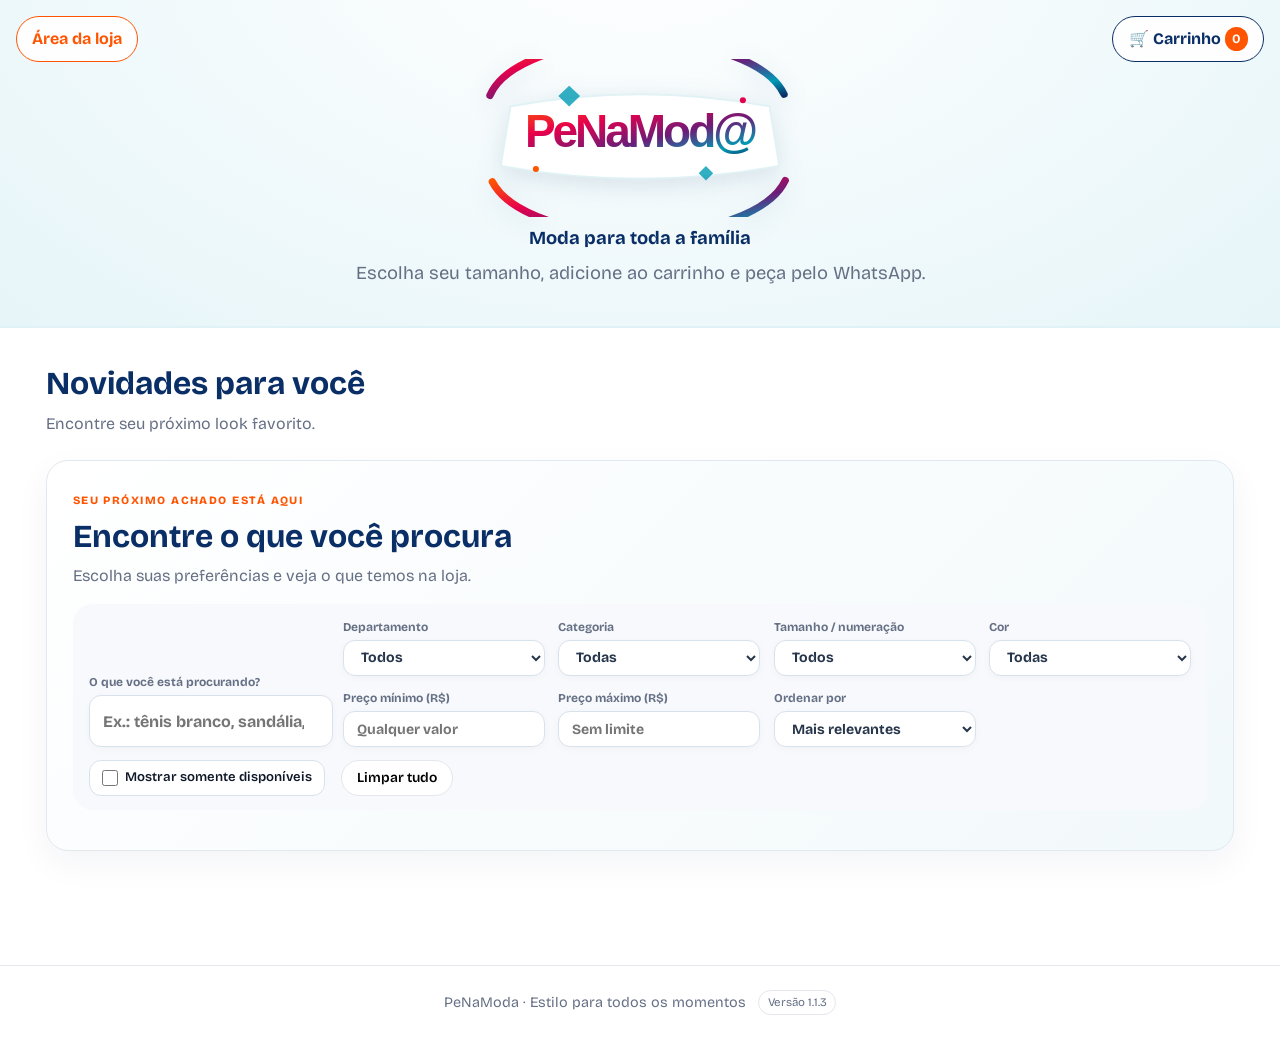
<file: index.html>
<!DOCTYPE html>
<html lang="pt-BR">
<head>
  <meta charset="UTF-8"><meta name="viewport" content="width=device-width, initial-scale=1">
  <meta name="description" content="PeNaModa: moda para toda a família. Veja novidades, tamanhos e preços."><meta name="theme-color" content="#0A2E66">
  <meta name="site-version" content="1.1.3">
  <title>PeNaModa — Moda para toda a família</title>
  <link rel="preconnect" href="https://fonts.googleapis.com"><link rel="preconnect" href="https://fonts.gstatic.com" crossorigin>
  <link href="https://fonts.googleapis.com/css2?family=Bricolage+Grotesque:opsz,wght@12..96,400;12..96,600;12..96,800&display=swap" rel="stylesheet">
  <link rel="stylesheet" href="assets/css/site.css"><link rel="stylesheet" href="assets/css/compact-filters.css?v=1.1.2">
  <style>.site-version{display:inline-block;margin-left:.5rem;padding:.2rem .55rem;border:1px solid #e4e7ec;border-radius:999px;color:#667085;font-size:.72rem;vertical-align:middle}.price-old{margin:0;color:#667085;font-size:.9rem;text-decoration:line-through}.price-current{margin:.15rem 0;color:#0A2E66;font-weight:800;font-size:1.2rem}</style>
  <script type="module" src="assets/js/catalog.js?v=1.1.3"></script>
</head>
<body>
  <header class="hero"><nav class="top-actions" aria-label="Ações da loja"><a class="top-button admin-btn" href="admin.html">Área da loja</a><button class="top-button" id="abrir-carrinho" type="button" aria-haspopup="dialog" aria-controls="carrinho">🛒 Carrinho <span class="cart-count" id="quantidade-carrinho" aria-label="0 itens">0</span></button></nav>
    <a href="index.html" aria-label="PeNaModa — início"><img class="brand" src="assets/img/logo.svg" alt="PeNaModa — moda para toda a família" width="760" height="260"></a><p class="tagline">Moda para toda a família</p><p>Escolha seu tamanho, adicione ao carrinho e peça pelo WhatsApp.</p>
  </header>
  <main>
    <div class="section-heading"><div><h2>Novidades para você</h2><p>Encontre seu próximo look favorito.</p></div></div>
    <section class="finder" aria-label="Encontre seu produto">
      <div class="finder-intro"><div><span class="eyebrow">SEU PRÓXIMO ACHADO ESTÁ AQUI</span><h2>Encontre o que você procura</h2><p>Escolha suas preferências e veja o que temos na loja.</p></div><button class="filter-toggle" id="abrir-filtros" type="button" aria-expanded="true" aria-controls="painel-filtros">☷ Filtros</button></div>
      <div class="filters" id="painel-filtros">
        <label class="search-field">O que você está procurando?<input id="busca-produtos" type="search" placeholder="Ex.: tênis branco, sandália, Beira Rio..." autocomplete="off"></label>
        <div class="filter-grid">
          <label>Departamento<select id="filtro-publico"><option value="">Todos</option></select></label>
          <label>Categoria<select id="filtro-categoria"><option value="">Todas</option></select></label>
          <label>Tamanho / numeração<select id="filtro-tamanho"><option value="">Todos</option></select></label>
          <label>Cor<select id="filtro-cor"><option value="">Todas</option></select></label>
          <label>Preço mínimo (R$)<input id="preco-min" type="number" min="0" step="1" placeholder="Qualquer valor"></label>
          <label>Preço máximo (R$)<input id="preco-max" type="number" min="0" step="1" placeholder="Sem limite"></label>
          <label>Ordenar por<select id="ordenar-produtos"><option value="relevancia">Mais relevantes</option><option value="menor-preco">Menor preço</option><option value="maior-preco">Maior preço</option><option value="nome">Nome A–Z</option></select></label>
        </div>
        <div class="filter-bottom"><label class="stock-filter"><input id="somente-disponiveis" type="checkbox"> Mostrar somente disponíveis</label><button class="secondary-button clear-filters" id="limpar-filtros" type="button">Limpar tudo</button></div>
      </div>
      <div class="active-filters" id="filtros-ativos" aria-live="polite"></div>
    </section>
    <div class="results-toolbar"><p class="results-count" id="resultado-filtros" aria-live="polite"></p></div>
    <div class="grid" id="catalogo" aria-live="polite" aria-busy="true" aria-label="Produtos do catálogo"></div>
  </main>
  <dialog id="carrinho" aria-labelledby="titulo-carrinho"><section class="panel"><div class="panel-heading"><h2 id="titulo-carrinho">Seu carrinho</h2><button class="close-button" data-close="carrinho" type="button" aria-label="Fechar carrinho">×</button></div><div class="cart-items" id="itens-carrinho" aria-live="polite"></div><div class="cart-total"><span>Total</span><span id="total-carrinho">R$ 0,00</span></div><p class="help-text" id="aviso-checkout"></p><button class="checkout" id="finalizar-pedido" type="button">Finalizar pedido pelo WhatsApp</button></section></dialog>
  <footer class="site-footer">PeNaModa · Estilo para todos os momentos <span class="site-version">Versão 1.1.3</span></footer>
</body></html>
</file>
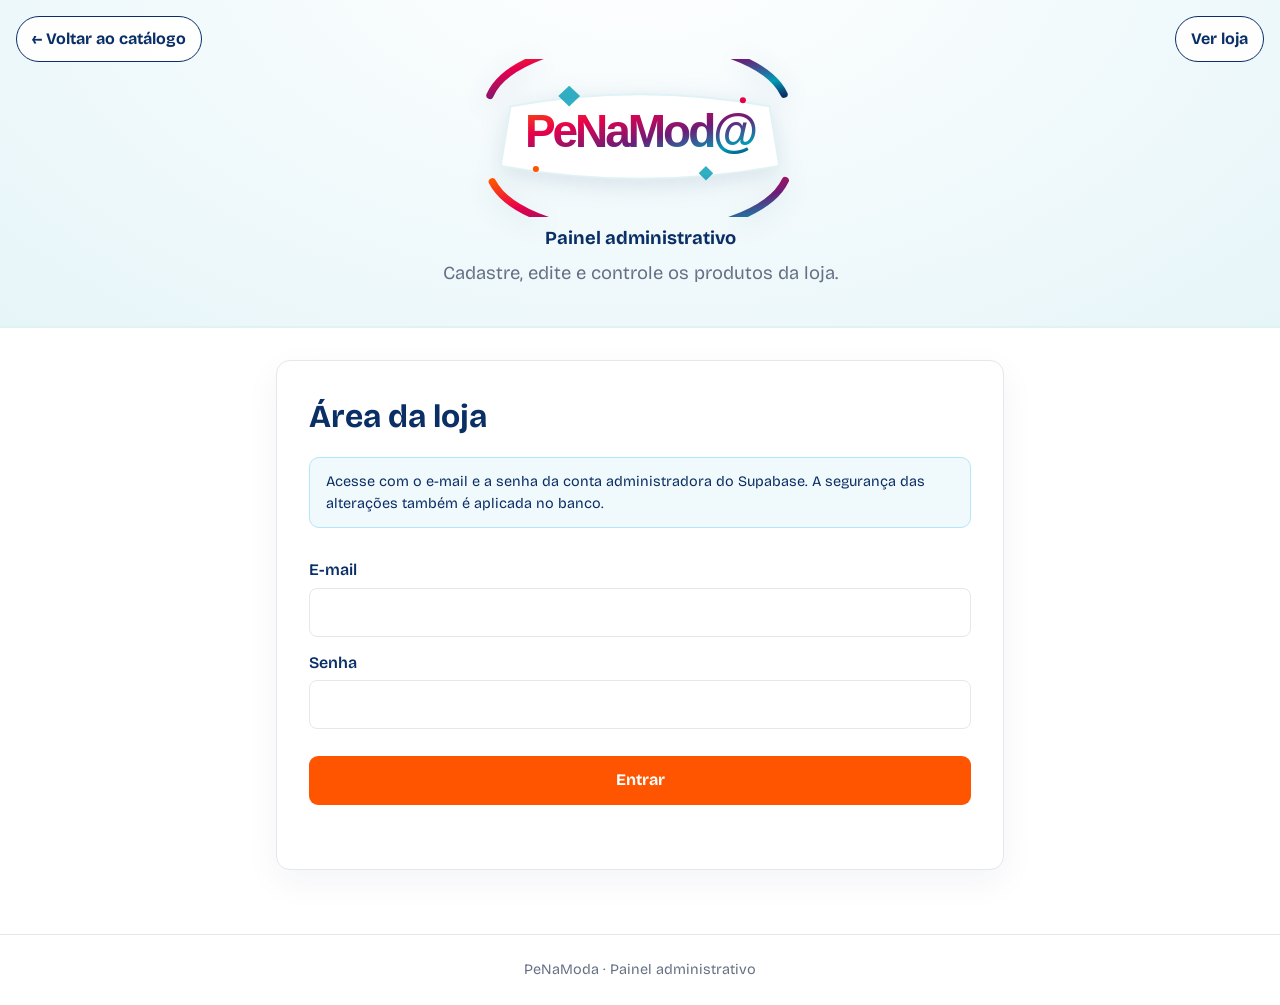
<file: admin.html>
<!DOCTYPE html>
<html lang="pt-BR">
<head>
  <meta charset="UTF-8"><meta name="viewport" content="width=device-width, initial-scale=1">
  <meta name="description" content="Acesso administrativo e gestão de produtos PeNaModa."><meta name="theme-color" content="#0A2E66">
  <title>Área da loja — PeNaModa</title>
  <link rel="preconnect" href="https://fonts.googleapis.com"><link rel="preconnect" href="https://fonts.gstatic.com" crossorigin>
  <link href="https://fonts.googleapis.com/css2?family=Bricolage+Grotesque:opsz,wght@12..96,400;12..96,600;12..96,800&display=swap" rel="stylesheet">
  <link rel="stylesheet" href="assets/css/site.css"><script type="module" src="assets/js/admin.js"></script>
</head>
<body>
  <header class="hero admin-hero"><nav class="top-actions" aria-label="Navegação"><a class="top-button" href="index.html">← Voltar ao catálogo</a><a class="top-button" href="index.html">Ver loja</a></nav><a href="index.html" aria-label="PeNaModa — início"><img class="brand" src="assets/img/logo.svg" alt="PeNaModa" width="760" height="260"></a><p class="tagline">Painel administrativo</p><p>Cadastre, edite e controle os produtos da loja.</p></header>
  <main class="admin-main">
    <section class="admin-card" aria-labelledby="admin-heading">
      <h1 id="admin-heading">Área da loja</h1>
      <p class="admin-note">Acesse com o e-mail e a senha da conta administradora do Supabase. A segurança das alterações também é aplicada no banco.</p>
      <form class="admin-form" id="login-form"><label>E-mail<input id="admin-email" type="email" autocomplete="username" required></label><label>Senha<input id="admin-password" type="password" autocomplete="current-password" required></label><button class="primary-button" type="submit">Entrar</button></form>
      <div id="admin-session" hidden>
        <div class="admin-session-bar"><p id="admin-user"></p><button class="secondary-button" id="sign-out" type="button">Sair</button></div>
        <h2 id="form-title">Cadastrar produto</h2>
        <form class="admin-form" id="product-form">
          <input type="hidden" id="editing-id">
          <label>Nome claro (marca + produto + cor/público)<input name="descricao" type="text" maxlength="160" required placeholder="Ex.: Tênis Beira Rio Casual Branco Feminino"></label>
          <label>Preço em reais<input name="valor" type="number" min="0" step="0.01" required placeholder="89.90"></label>
          <label>Público<select name="publico"><option value="">Selecione</option><option>Feminino</option><option>Masculino</option><option>Infantil</option><option>Unissex</option></select></label>
          <label>Categoria<select name="categoria"><option value="">Selecione</option><option>Calçados</option><option>Vestuário</option><option>Meias</option><option>Acessórios</option></select></label>
          <label>Cor<input name="cor" type="text" maxlength="60" placeholder="Ex.: Branco, Nude/Bege, Rosa"></label>
          <label>Tamanhos/numerações separados por vírgula<input name="tamanhos" type="text" maxlength="160" placeholder="Ex.: 33, 34, 35, 36 ou PP, P, M, G, GG"></label>
          <label>Estoque total (unidades)<input name="estoque" type="number" min="0" step="1" placeholder="Deixe vazio se ainda não controlar"></label>
          <label>Foto (URL pública ou caminho no repositório)<input name="foto" type="text" maxlength="500" placeholder="Ex.: imagens/tenis-branco.jpg"></label>
          <p class="help-text">Fotos públicas devem mostrar o produto inteiro e com boa iluminação. Para vários ângulos, adicione links às descrições até configurar galeria de imagens.</p>
          <div class="form-actions"><button class="primary-button" id="save-product" type="submit">Salvar e publicar produto</button><button class="secondary-button" id="cancel-edit" type="button" hidden>Cancelar edição</button></div>
        </form>
        <section class="admin-finder" aria-label="Localizar produtos"><h2>Localizar produtos</h2><p class="help-text">Pesquise rapidamente por nome, marca, cor, tamanho ou situação do estoque.</p><div class="admin-search-grid"><label>Buscar<input id="admin-search" type="search" placeholder="Nome, marca, modelo..."></label><label>Tamanho<input id="admin-size-filter" type="search" placeholder="Ex.: 36"></label><label>Cor<input id="admin-color-filter" type="search" placeholder="Ex.: bege"></label><label>Estoque<select id="admin-stock-filter"><option value="">Todos</option><option value="available">Disponíveis</option><option value="empty">Esgotados</option><option value="unknown">Não informado</option></select></label></div><p class="help-text" id="admin-filter-count" aria-live="polite"></p></section>
        <h2>Produtos cadastrados</h2><div id="admin-product-list" class="admin-product-list" aria-live="polite"></div>
      </div>
      <p class="admin-status" id="admin-status" role="status" aria-live="polite"></p>
    </section>
  </main><footer class="site-footer">PeNaModa · Painel administrativo</footer>
</body>
</html>
</file>
<file: assets/css/site.css>
/* Shared PeNaModa storefront and administration styles. */
:root{color-scheme:light;--navy:#0A2E66;--orange:#FF5500;--cyan:#009BB5;--pink:#E6004C;--purple:#6B1D78;--ink:#101828;--muted:#667085;--line:#E4E7EC;--soft:#F4F8FA;--bg:#fff;--radius:14px}
*{box-sizing:border-box}html{scroll-behavior:smooth}body{margin:0;color:var(--ink);background:var(--bg);font-family:"Bricolage Grotesque",system-ui,-apple-system,sans-serif;line-height:1.5;-webkit-font-smoothing:antialiased}button,input,textarea{font:inherit}button{cursor:pointer}a{color:inherit}:focus-visible{outline:3px solid var(--cyan);outline-offset:3px}
.hero{position:relative;overflow:hidden;padding:1.2rem 1rem 2.4rem;text-align:center;background:radial-gradient(ellipse at 50% -20%,#fff 0%,#f0f9fb 60%,#e6f5f8 100%);border-bottom:2px solid #e0f2f5}.top-actions{position:absolute;top:1rem;left:1rem;right:1rem;display:flex;justify-content:space-between;align-items:center;gap:.5rem}.top-button{display:inline-flex;align-items:center;padding:.62rem .95rem;border:1.5px solid var(--navy);border-radius:999px;background:#ffffffeb;color:var(--navy);font-weight:700;text-decoration:none;transition:all .2s}.top-button:hover{background:var(--navy);color:#fff}.top-button.admin-btn{border-color:var(--orange);color:var(--orange)}.top-button.admin-btn:hover{background:var(--orange);color:#fff}.cart-count{display:inline-grid;min-width:1.45rem;height:1.45rem;margin-left:.25rem;padding:0 .25rem;place-items:center;border-radius:50%;background:var(--orange);color:#fff;font-size:.8rem}.brand{display:block;width:min(100%,460px);height:auto;margin:2.5rem auto .25rem;filter:drop-shadow(0 6px 12px #0a2e661f)}.hero p{margin:.5rem 0 0;color:var(--muted);font-size:clamp(1rem,2.4vw,1.15rem)}.hero .tagline{font-weight:700;color:var(--navy)}
main{max-width:1220px;margin:auto;padding:2rem 1rem 4rem}.section-heading{display:flex;justify-content:space-between;align-items:end;gap:1rem;margin:0 0 1.25rem}.section-heading h2{margin:0;font-size:clamp(1.45rem,4vw,2rem);color:var(--navy)}.section-heading p{margin:.25rem 0 0;color:var(--muted)}.grid{display:grid;grid-template-columns:repeat(auto-fill,minmax(min(100%,175px),1fr));gap:1.5rem 1rem}@media(min-width:700px){.grid{grid-template-columns:repeat(auto-fill,minmax(230px,1fr));gap:2rem 1.25rem}}
.card{display:flex;min-width:0;flex-direction:column;padding:0 0 .4rem}.photo{aspect-ratio:4/5;overflow:hidden;border-radius:var(--radius);background:var(--soft);border:1.5px solid var(--line);display:flex;align-items:center;justify-content:center}.photo img{display:block;width:100%;height:100%;object-fit:contain;padding:8px;transition:transform .35s ease}.card:hover .photo img{transform:scale(1.04)}.card h3{margin:.75rem 0 0;font-size:1rem;font-weight:600;color:var(--ink);overflow-wrap:anywhere}.price{margin-top:.15rem;color:var(--navy);font-size:1.25rem;font-weight:800}
/* Tamanhos ficam em uma linha; se houver muitos, a faixa pode ser rolada horizontalmente. */
.sizes{display:flex;flex-wrap:nowrap;gap:.3rem;margin-top:.7rem;max-width:100%;overflow-x:auto;overflow-y:hidden;padding:2px 2px 6px;scrollbar-width:thin;-webkit-overflow-scrolling:touch}.size-btn{flex:0 0 auto;min-width:2rem;min-height:2.15rem;padding:0 .38rem;border:1px solid var(--line);border-radius:7px;background:#fff;color:var(--ink);font-size:.82rem;font-weight:600;white-space:nowrap}.size-btn:hover{border-color:var(--cyan);color:var(--cyan)}.size-btn[aria-pressed=true]{border-color:var(--navy);background:var(--navy);color:#fff}
.add-cart,.checkout,.primary-button{display:block;width:100%;margin-top:.8rem;padding:.78rem 1rem;border:0;border-radius:9px;background:var(--orange);color:#fff;font-weight:700;text-align:center;text-decoration:none;transition:background-color .2s}.add-cart:hover,.checkout:hover,.primary-button:hover{background:#e04b00}.add-cart:disabled,.checkout:disabled,.primary-button:disabled{background:#94a3b8;cursor:not-allowed}.card-notice{min-height:1.3em;margin:.3rem 0 0;color:var(--pink);font-size:.84rem;font-weight:600}.state{grid-column:1/-1;padding:3rem 1rem;color:var(--muted);text-align:center}.state strong{display:block;margin-bottom:.4rem;color:var(--navy);font-size:1.2rem}.state button{margin-top:1rem;padding:.7rem 1.2rem;border:0;border-radius:8px;background:var(--navy);color:#fff;font-weight:600}.skeleton .photo,.skeleton .line{background:linear-gradient(90deg,#f0f4f8 25%,#fff 50%,#f0f4f8 75%);background-size:200% 100%;animation:shimmer 1.4s infinite linear}.skeleton .line{width:70%;height:1rem;margin-top:.75rem;border-radius:4px}.skeleton .line.short{width:35%}@keyframes shimmer{to{background-position:-200% 0}}
dialog{width:min(94vw,540px);max-height:88vh;padding:0;border:1px solid var(--line);border-radius:16px;color:var(--ink);box-shadow:0 22px 70px #0a2e6640}dialog::backdrop{background:#0a2e6699;backdrop-filter:blur(2px)}.panel{padding:1.25rem}.panel-heading{display:flex;justify-content:space-between;align-items:center;gap:1rem;padding-bottom:1rem;border-bottom:1px solid var(--line)}.panel-heading h2{margin:0;font-size:1.35rem;color:var(--navy)}.close-button{width:2.5rem;height:2.5rem;border:1px solid var(--line);border-radius:50%;background:#fff;font-size:1.3rem}.cart-items{display:grid;max-height:45vh;overflow-y:auto}.cart-empty{padding:1.5rem 0;color:var(--muted);text-align:center}.cart-item{display:grid;grid-template-columns:1fr auto;gap:.75rem;padding:1rem 0;border-bottom:1px solid var(--line)}.cart-item h3{margin:0;font-size:1rem}.cart-item p{margin:.15rem 0;color:var(--muted);font-size:.9rem}.cart-item-price{font-weight:700;color:var(--navy)!important}.cart-controls{display:flex;align-items:center;gap:.35rem}.quantity-button,.remove-button{min-width:2rem;min-height:2rem;border:1px solid var(--line);border-radius:6px;background:#fff}.remove-button{color:var(--pink);font-weight:bold}.cart-total{display:flex;justify-content:space-between;padding-top:1rem;font-size:1.1rem;font-weight:800;color:var(--navy)}.help-text{margin:.6rem 0 0;color:var(--muted);font-size:.9rem}.site-footer{padding:1.5rem 1rem;border-top:1px solid var(--line);color:var(--muted);text-align:center;font-size:.9rem}
.admin-main{max-width:760px}.admin-card{padding:clamp(1rem,4vw,2rem);border:1px solid var(--line);border-radius:var(--radius);background:#fff;box-shadow:0 12px 35px #0a2e660d}.admin-card>h1{margin:0 0 1rem;color:var(--navy);font-size:clamp(1.5rem,4vw,2rem)}.admin-card h2{margin:1.5rem 0 .2rem;color:var(--navy);font-size:1.25rem}.admin-note{padding:.8rem 1rem;border:1px solid #b3e5fc;border-radius:10px;background:#f0f9fb;color:var(--navy);font-size:.9rem}.admin-form{display:grid;gap:.85rem;padding-top:1rem}.admin-form label{display:grid;gap:.35rem;color:var(--navy);font-weight:600}.admin-form input,.admin-form textarea{width:100%;padding:.72rem .8rem;border:1px solid var(--line);border-radius:8px;background:#fff;color:var(--ink)}.admin-form input:focus{border-color:var(--cyan)}.admin-form .help-text{font-weight:400}.admin-status{min-height:1.4em;margin:.8rem 0 0;color:var(--pink);font-size:.9rem;font-weight:600}.secondary-button{padding:.65rem .9rem;border:1px solid var(--line);border-radius:8px;background:#fff;font-weight:600}.admin-session-bar{display:flex;justify-content:space-between;align-items:center;gap:1rem;padding-top:1rem}.admin-session-bar p{margin:0;color:var(--muted);overflow-wrap:anywhere}
[hidden]{display:none!important}@media(max-width:480px){.top-actions{top:.65rem;left:.65rem;right:.65rem}.top-button{padding:.5rem .7rem;font-size:.85rem}.brand{margin-top:3.2rem}}@media(prefers-reduced-motion:reduce){*,*::before,*::after{scroll-behavior:auto!important;transition:none!important}.skeleton .photo,.skeleton .line{animation:none}}

/* Nova experiência de descoberta de produtos PeNaModa */
.finder{margin:1.5rem 0 1.1rem;padding:clamp(1rem,3vw,1.6rem);border:1px solid #e1e8ef;border-radius:22px;background:linear-gradient(135deg,#fff 0%,#f2f9fb 100%);box-shadow:0 12px 34px #0a2e660d}
.finder-intro{display:flex;justify-content:space-between;align-items:center;gap:1rem;margin-bottom:1rem}.finder-intro h2{margin:.15rem 0;color:var(--navy);font-size:clamp(1.45rem,3vw,2rem)}.finder-intro p{margin:0;color:var(--muted)}.eyebrow{font-size:.7rem;font-weight:800;letter-spacing:.13em;color:var(--orange)}
.filter-toggle{display:none;padding:.7rem 1rem;border:1px solid var(--navy);border-radius:999px;background:#fff;color:var(--navy);font-weight:700}
.filters{display:grid;grid-template-columns:1fr;gap:1rem}.filters label{display:grid;gap:.4rem;color:var(--navy);font-size:.88rem;font-weight:700}.filters input:not([type=checkbox]),.filters select{width:100%;min-height:44px;padding:.7rem .8rem;border:1px solid #d7e0e8;border-radius:10px;background:#fff;color:var(--ink);font:inherit;font-weight:500}.filters input:focus,.filters select:focus{border-color:var(--cyan);outline:3px solid #009bb51c}
.search-field{max-width:none!important}.search-field input{min-height:52px!important;font-size:1rem!important}.filter-grid{display:grid;grid-template-columns:repeat(4,minmax(0,1fr));gap:.85rem}.filter-grid label:nth-last-child(-n+3){grid-column:span 1}.filter-bottom{display:flex;justify-content:space-between;align-items:center;gap:1rem;padding-top:.2rem}.filters .stock-filter{display:flex;align-items:center;gap:.55rem;color:var(--ink);font-weight:600}.stock-filter input{width:18px;height:18px;accent-color:var(--orange)}
.results-toolbar{display:flex;justify-content:space-between;align-items:center;min-height:2rem}.results-count{margin:.5rem 0 1rem;color:var(--navy);font-weight:700}.active-filters{display:flex;flex-wrap:wrap;gap:.45rem;margin-top:.7rem}.filter-chip{padding:.35rem .7rem;border:1px solid #cbdde5;border-radius:999px;background:#fff;color:var(--navy);font-size:.82rem;font-weight:600}
.product-meta{margin:.3rem 0 0;color:var(--muted);font-size:.85rem}.stock-available{margin:.3rem 0 0;color:#16834a;font-size:.82rem;font-weight:700}.stock-unavailable{margin:.3rem 0 0;color:#c0394b;font-size:.82rem;font-weight:700}
@media(max-width:760px){.finder{padding:1rem;border-radius:16px}.finder-intro{align-items:flex-start}.filter-toggle{display:block;white-space:nowrap}.filters{display:none}.filters.filters-open{display:grid}.filter-grid{grid-template-columns:repeat(2,minmax(0,1fr))}.filter-bottom{align-items:flex-start}.results-count{font-size:.92rem}}
@media(max-width:420px){.filter-grid{grid-template-columns:1fr}.filter-bottom{flex-direction:column}.clear-filters{width:100%}}

.admin-finder{margin-top:1.6rem;padding:1rem;border:1px solid var(--line);border-radius:14px;background:#f8fbfc}.admin-search-grid{display:grid;grid-template-columns:repeat(4,minmax(0,1fr));gap:.7rem}.admin-search-grid label{display:grid;gap:.3rem;color:var(--navy);font-size:.85rem;font-weight:700}.admin-search-grid input,.admin-search-grid select{min-width:0;width:100%;padding:.65rem;border:1px solid var(--line);border-radius:8px;background:#fff;font:inherit}.admin-product-list{display:grid;gap:.7rem;margin-top:.8rem}.admin-product-row{display:flex;justify-content:space-between;align-items:center;gap:1rem;padding:.85rem;border:1px solid var(--line);border-radius:10px;background:#fff}.admin-product-row p{margin:.2rem 0 0;color:var(--muted);font-size:.85rem}.admin-row-actions{display:flex;gap:.4rem}@media(max-width:650px){.admin-search-grid{grid-template-columns:repeat(2,minmax(0,1fr))}.admin-product-row{align-items:flex-start;flex-direction:column}.admin-row-actions{width:100%}.admin-row-actions button{flex:1}}
</file>
<file: assets/css/compact-filters.css>
/* Filtros do catálogo: compactos, arredondados e responsivos. */
.filters {
  display: flex;
  flex-wrap: wrap;
  align-items: end;
  gap: 10px;
  padding: 14px 16px;
  margin: 14px 0;
  border-radius: 20px;
  background: #f7f9fc;
}
.filters label {
  display: flex;
  flex: 0 1 155px;
  flex-direction: column;
  gap: 4px;
  color: #667085;
  font-size: .75rem;
  font-weight: 700;
}
.filters .search-field { flex: 1 1 210px; }
.filters input:not([type="checkbox"]),
.filters select {
  width: 100%;
  height: 36px;
  min-height: 36px;
  padding: 5px 13px;
  border: 1px solid #d8e2eb;
  border-radius: 12px;
  background: #fff;
  color: #27364b;
  font: inherit;
  font-size: .88rem;
  box-shadow: 0 2px 8px #102a4308;
}
.filters select { padding-right: 28px; }
.filters input:not([type="checkbox"]):focus,
.filters select:focus {
  border-color: #19a7b3;
  outline: 0;
  box-shadow: 0 0 0 3px #19a7b31a;
}
.filters .stock-filter {
  display: inline-flex;
  flex: 0 1 auto;
  flex-direction: row;
  align-items: center;
  gap: 7px;
  min-height: 36px;
  padding: 0 12px;
  border: 1px solid #d8e2eb;
  border-radius: 12px;
  background: #fff;
  font-size: .82rem;
  white-space: nowrap;
}
.filters .stock-filter input {
  width: 16px;
  height: 16px;
  margin: 0;
  accent-color: #19a7b3;
}
.filters .clear-filters {
  min-height: 36px;
  margin: 0;
  padding: 5px 15px;
  border-radius: 999px;
  font-size: .86rem;
}
@media (max-width: 600px) {
  .filters { gap: 8px; padding: 12px; }
  .filters label, .filters .search-field { flex: 1 1 calc(50% - 8px); min-width: 125px; }
  .filters .stock-filter, .filters .clear-filters { flex: 1 1 auto; justify-content: center; }
}
</file>
